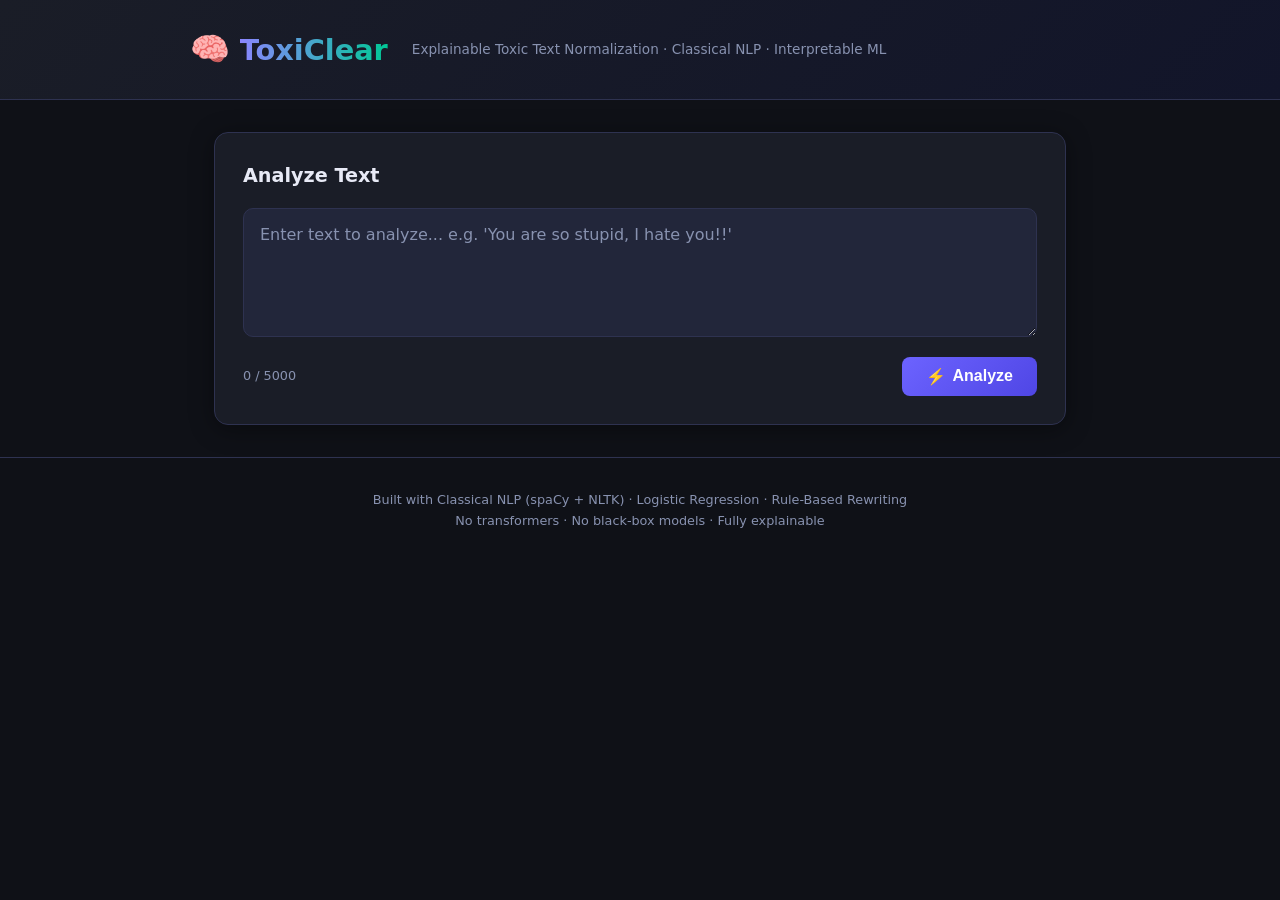
<file: frontend/index.html>
<!DOCTYPE html>
<html lang="en">
<head>
  <meta charset="UTF-8" />
  <meta name="viewport" content="width=device-width, initial-scale=1.0" />
  <title>Toxic Text Normalizer — Explainable NLP</title>
  <link rel="stylesheet" href="style.css" />
</head>
<body>
  <header>
    <div class="header-inner">
      <div class="logo">
        <span class="logo-icon">🧠</span>
        <span class="logo-text">ToxiClear</span>
      </div>
      <p class="tagline">Explainable Toxic Text Normalization · Classical NLP · Interpretable ML</p>
    </div>
  </header>

  <main>
    <!-- Input Section -->
    <section class="card input-card">
      <h2>Analyze Text</h2>
      <textarea
        id="inputText"
        placeholder="Enter text to analyze... e.g. 'You are so stupid, I hate you!!'"
        rows="5"
        maxlength="5000"
      ></textarea>
      <div class="input-footer">
        <span id="charCount">0 / 5000</span>
        <button id="analyzeBtn" class="btn-primary">
          <span class="btn-icon">⚡</span> Analyze
        </button>
      </div>
    </section>

    <!-- Loading -->
    <div id="loadingState" class="loading hidden">
      <div class="spinner"></div>
      <p>Analyzing with classical NLP pipeline...</p>
    </div>

    <!-- Error -->
    <div id="errorState" class="error-banner hidden"></div>

    <!-- Results -->
    <div id="results" class="hidden">

      <!-- Score Card -->
      <section class="card score-card">
        <div class="score-header">
          <div class="score-circle-wrap">
            <svg class="score-ring" viewBox="0 0 120 120">
              <circle class="ring-bg" cx="60" cy="60" r="50"/>
              <circle class="ring-fill" id="scoreRing" cx="60" cy="60" r="50"
                stroke-dasharray="314" stroke-dashoffset="314"/>
            </svg>
            <div class="score-label">
              <span id="scoreValue">0.00</span>
              <small>toxicity</small>
            </div>
          </div>
          <div class="score-meta">
            <span id="labelBadge" class="badge">—</span>
            <p id="sentimentSummary" class="sentiment-text"></p>
          </div>
        </div>
      </section>

      <!-- Text Comparison -->
      <section class="card comparison-card">
        <div class="comparison-grid">
          <div class="text-panel original-panel">
            <h3>Original Text</h3>
            <div id="originalHighlighted" class="text-display"></div>
          </div>
          <div class="arrow-divider">→</div>
          <div class="text-panel cleaned-panel">
            <h3>Cleaned Text</h3>
            <div id="cleanedText" class="text-display clean"></div>
          </div>
        </div>
        <div id="similarityBar" class="similarity-bar">
          <span>Semantic Similarity:</span>
          <div class="sim-track">
            <div id="simFill" class="sim-fill"></div>
          </div>
          <span id="simValue">0%</span>
        </div>
      </section>

      <!-- Explanation -->
      <section class="card explain-card">
        <h2>Why is this toxic?</h2>
        <p id="summaryText" class="summary-text"></p>

        <div class="explain-grid">
          <!-- Toxic Words -->
          <div class="explain-block">
            <h4>🚨 Toxic Words Detected</h4>
            <div id="toxicWordsList" class="tag-list"></div>
          </div>

          <!-- Patterns -->
          <div class="explain-block">
            <h4>⚠️ Aggressive Patterns</h4>
            <div id="patternsList" class="tag-list"></div>
          </div>

          <!-- Structural Flags -->
          <div class="explain-block">
            <h4>🔤 Structural Signals</h4>
            <div id="structuralList" class="tag-list"></div>
          </div>
        </div>

        <!-- Feature Contributions Chart -->
        <h3 class="section-title">Feature Contributions</h3>
        <p class="section-sub">Each bar shows how much a feature contributed to the toxicity score.</p>
        <div id="featureChart" class="feature-chart"></div>
      </section>

      <!-- Rewrite Changes -->
      <section class="card changes-card">
        <h2>Transformations Applied</h2>
        <ul id="changesList" class="changes-list"></ul>
      </section>

    </div>
  </main>

  <footer>
    <p>Built with Classical NLP (spaCy + NLTK) · Logistic Regression · Rule-Based Rewriting</p>
    <p>No transformers · No black-box models · Fully explainable</p>
  </footer>

  <script src="script.js"></script>
</body>
</html>
</file>
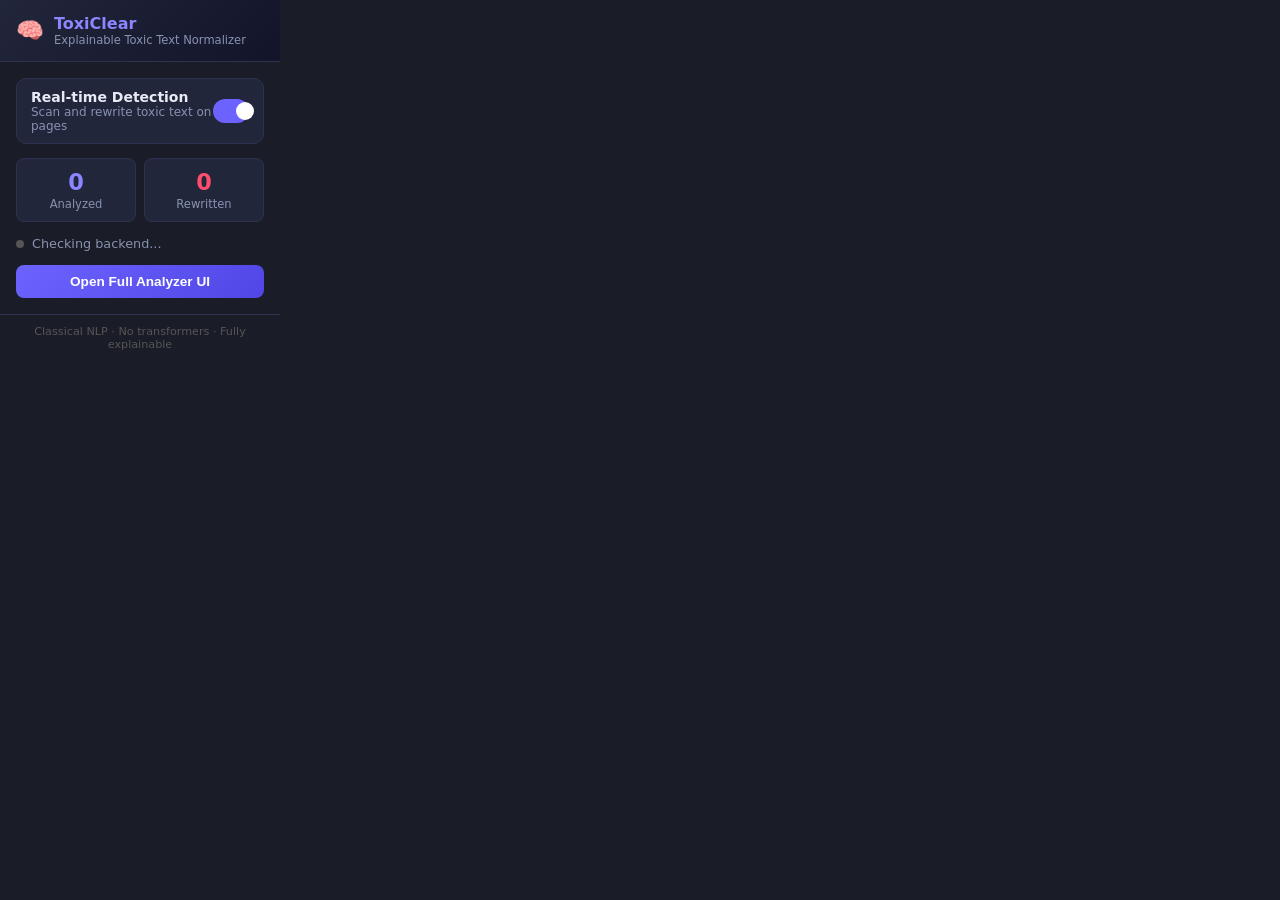
<file: extension/popup.html>
<!DOCTYPE html>
<html lang="en">
<head>
  <meta charset="UTF-8" />
  <title>ToxiClear</title>
  <style>
    * { box-sizing: border-box; margin: 0; padding: 0; }
    body {
      width: 280px;
      background: #1a1d27;
      color: #e8eaf6;
      font-family: 'Segoe UI', system-ui, sans-serif;
      font-size: 14px;
    }
    .header {
      background: linear-gradient(135deg, #22263a, #12152a);
      padding: 14px 16px;
      border-bottom: 1px solid #2e3250;
      display: flex;
      align-items: center;
      gap: 10px;
    }
    .logo { font-size: 1.4rem; }
    .title { font-size: 1rem; font-weight: 700; color: #8b85ff; }
    .subtitle { font-size: 0.72rem; color: #8892b0; }

    .body { padding: 16px; display: flex; flex-direction: column; gap: 14px; }

    /* Toggle */
    .toggle-row {
      display: flex;
      justify-content: space-between;
      align-items: center;
      background: #22263a;
      border: 1px solid #2e3250;
      border-radius: 10px;
      padding: 10px 14px;
    }
    .toggle-label { font-weight: 600; }
    .toggle-sub { font-size: 0.75rem; color: #8892b0; }
    .switch { position: relative; width: 44px; height: 24px; }
    .switch input { opacity: 0; width: 0; height: 0; }
    .slider {
      position: absolute; inset: 0;
      background: #2e3250;
      border-radius: 24px;
      cursor: pointer;
      transition: background 0.2s;
    }
    .slider::before {
      content: "";
      position: absolute;
      width: 18px; height: 18px;
      left: 3px; top: 3px;
      background: #8892b0;
      border-radius: 50%;
      transition: transform 0.2s, background 0.2s;
    }
    input:checked + .slider { background: #6c63ff; }
    input:checked + .slider::before { transform: translateX(20px); background: #fff; }

    /* Stats */
    .stats-grid {
      display: grid;
      grid-template-columns: 1fr 1fr;
      gap: 8px;
    }
    .stat-box {
      background: #22263a;
      border: 1px solid #2e3250;
      border-radius: 8px;
      padding: 10px;
      text-align: center;
    }
    .stat-num { font-size: 1.4rem; font-weight: 700; color: #8b85ff; }
    .stat-label { font-size: 0.72rem; color: #8892b0; margin-top: 2px; }
    .stat-box.modified .stat-num { color: #ff4d6d; }

    /* Status */
    .status-row {
      display: flex;
      align-items: center;
      gap: 8px;
      font-size: 0.8rem;
      color: #8892b0;
    }
    .dot {
      width: 8px; height: 8px;
      border-radius: 50%;
      background: #555;
      flex-shrink: 0;
    }
    .dot.online { background: #00c896; box-shadow: 0 0 6px #00c896; }
    .dot.offline { background: #ff4d6d; }

    /* Open UI button */
    .btn-open {
      background: linear-gradient(135deg, #6c63ff, #4f46e5);
      color: #fff;
      border: none;
      border-radius: 8px;
      padding: 9px;
      font-size: 0.85rem;
      font-weight: 600;
      cursor: pointer;
      width: 100%;
      transition: opacity 0.2s;
    }
    .btn-open:hover { opacity: 0.9; }

    .footer {
      padding: 10px 16px;
      border-top: 1px solid #2e3250;
      font-size: 0.7rem;
      color: #555;
      text-align: center;
    }
  </style>
</head>
<body>
  <div class="header">
    <span class="logo">🧠</span>
    <div>
      <div class="title">ToxiClear</div>
      <div class="subtitle">Explainable Toxic Text Normalizer</div>
    </div>
  </div>

  <div class="body">
    <!-- Toggle -->
    <div class="toggle-row">
      <div>
        <div class="toggle-label">Real-time Detection</div>
        <div class="toggle-sub">Scan and rewrite toxic text on pages</div>
      </div>
      <label class="switch">
        <input type="checkbox" id="toggleSwitch" checked />
        <span class="slider"></span>
      </label>
    </div>

    <!-- Stats -->
    <div class="stats-grid">
      <div class="stat-box">
        <div class="stat-num" id="statAnalyzed">0</div>
        <div class="stat-label">Analyzed</div>
      </div>
      <div class="stat-box modified">
        <div class="stat-num" id="statModified">0</div>
        <div class="stat-label">Rewritten</div>
      </div>
    </div>

    <!-- Backend status -->
    <div class="status-row">
      <div class="dot" id="statusDot"></div>
      <span id="statusText">Checking backend...</span>
    </div>

    <!-- Open full UI -->
    <button class="btn-open" id="openUI">Open Full Analyzer UI</button>
  </div>

  <div class="footer">Classical NLP · No transformers · Fully explainable</div>

  <script src="popup.js"></script>
</body>
</html>
</file>
<file: frontend/style.css>
/* ============================================================
   ToxiClear — Frontend Styles
   Clean, professional, accessible design
   ============================================================ */

:root {
  --bg: #0f1117;
  --surface: #1a1d27;
  --surface2: #22263a;
  --border: #2e3250;
  --accent: #6c63ff;
  --accent-light: #8b85ff;
  --danger: #ff4d6d;
  --danger-light: #ff8099;
  --success: #00c896;
  --warning: #ffb347;
  --text: #e8eaf6;
  --text-muted: #8892b0;
  --radius: 14px;
  --shadow: 0 4px 24px rgba(0,0,0,0.4);
  --font: 'Segoe UI', system-ui, -apple-system, sans-serif;
}

*, *::before, *::after { box-sizing: border-box; margin: 0; padding: 0; }

body {
  background: var(--bg);
  color: var(--text);
  font-family: var(--font);
  min-height: 100vh;
  line-height: 1.6;
}

/* ---- Header ---- */
header {
  background: linear-gradient(135deg, #1a1d27 0%, #12152a 100%);
  border-bottom: 1px solid var(--border);
  padding: 1.5rem 2rem;
}
.header-inner {
  max-width: 900px;
  margin: 0 auto;
  display: flex;
  align-items: center;
  gap: 1.5rem;
  flex-wrap: wrap;
}
.logo { display: flex; align-items: center; gap: 0.6rem; }
.logo-icon { font-size: 2rem; }
.logo-text {
  font-size: 1.8rem;
  font-weight: 700;
  background: linear-gradient(90deg, var(--accent-light), var(--success));
  -webkit-background-clip: text;
  -webkit-text-fill-color: transparent;
  background-clip: text;
}
.tagline { color: var(--text-muted); font-size: 0.85rem; }

/* ---- Main ---- */
main {
  max-width: 900px;
  margin: 2rem auto;
  padding: 0 1.5rem;
  display: flex;
  flex-direction: column;
  gap: 1.5rem;
}

/* ---- Cards ---- */
.card {
  background: var(--surface);
  border: 1px solid var(--border);
  border-radius: var(--radius);
  padding: 1.75rem;
  box-shadow: var(--shadow);
}
.card h2 {
  font-size: 1.2rem;
  font-weight: 600;
  margin-bottom: 1rem;
  color: var(--text);
}
.card h3 {
  font-size: 1rem;
  font-weight: 600;
  margin-bottom: 0.75rem;
  color: var(--text);
}

/* ---- Input ---- */
textarea {
  width: 100%;
  background: var(--surface2);
  border: 1px solid var(--border);
  border-radius: 10px;
  color: var(--text);
  font-family: var(--font);
  font-size: 1rem;
  padding: 1rem;
  resize: vertical;
  transition: border-color 0.2s;
  outline: none;
}
textarea:focus { border-color: var(--accent); }
textarea::placeholder { color: var(--text-muted); }

.input-footer {
  display: flex;
  justify-content: space-between;
  align-items: center;
  margin-top: 0.75rem;
}
#charCount { color: var(--text-muted); font-size: 0.8rem; }

.btn-primary {
  background: linear-gradient(135deg, var(--accent), #4f46e5);
  color: #fff;
  border: none;
  border-radius: 8px;
  padding: 0.65rem 1.5rem;
  font-size: 1rem;
  font-weight: 600;
  cursor: pointer;
  display: flex;
  align-items: center;
  gap: 0.4rem;
  transition: opacity 0.2s, transform 0.1s;
}
.btn-primary:hover { opacity: 0.9; transform: translateY(-1px); }
.btn-primary:active { transform: translateY(0); }
.btn-primary:disabled { opacity: 0.5; cursor: not-allowed; }

/* ---- Loading ---- */
.loading {
  display: flex;
  flex-direction: column;
  align-items: center;
  gap: 1rem;
  padding: 2rem;
  color: var(--text-muted);
}
.spinner {
  width: 40px; height: 40px;
  border: 3px solid var(--border);
  border-top-color: var(--accent);
  border-radius: 50%;
  animation: spin 0.8s linear infinite;
}
@keyframes spin { to { transform: rotate(360deg); } }

/* ---- Error ---- */
.error-banner {
  background: rgba(255,77,109,0.12);
  border: 1px solid var(--danger);
  border-radius: var(--radius);
  padding: 1rem 1.5rem;
  color: var(--danger-light);
}

/* ---- Score Card ---- */
.score-header {
  display: flex;
  align-items: center;
  gap: 2rem;
  flex-wrap: wrap;
}
.score-circle-wrap {
  position: relative;
  width: 120px;
  height: 120px;
  flex-shrink: 0;
}
.score-ring { width: 120px; height: 120px; transform: rotate(-90deg); }
.ring-bg { fill: none; stroke: var(--surface2); stroke-width: 10; }
.ring-fill {
  fill: none;
  stroke: var(--success);
  stroke-width: 10;
  stroke-linecap: round;
  transition: stroke-dashoffset 0.8s ease, stroke 0.4s;
}
.score-label {
  position: absolute;
  top: 50%; left: 50%;
  transform: translate(-50%, -50%);
  text-align: center;
}
.score-label span {
  display: block;
  font-size: 1.5rem;
  font-weight: 700;
  color: var(--text);
}
.score-label small { color: var(--text-muted); font-size: 0.7rem; }

.score-meta { display: flex; flex-direction: column; gap: 0.5rem; }
.badge {
  display: inline-block;
  padding: 0.3rem 0.9rem;
  border-radius: 20px;
  font-size: 0.85rem;
  font-weight: 700;
  text-transform: uppercase;
  letter-spacing: 0.05em;
  width: fit-content;
}
.badge.toxic { background: rgba(255,77,109,0.2); color: var(--danger-light); border: 1px solid var(--danger); }
.badge.clean { background: rgba(0,200,150,0.15); color: var(--success); border: 1px solid var(--success); }
.sentiment-text { color: var(--text-muted); font-size: 0.9rem; }

/* ---- Comparison ---- */
.comparison-grid {
  display: grid;
  grid-template-columns: 1fr auto 1fr;
  gap: 1rem;
  align-items: start;
  margin-bottom: 1rem;
}
.arrow-divider {
  font-size: 1.5rem;
  color: var(--text-muted);
  padding-top: 2.5rem;
}
.text-panel h3 { font-size: 0.85rem; text-transform: uppercase; letter-spacing: 0.08em; color: var(--text-muted); }
.text-display {
  background: var(--surface2);
  border: 1px solid var(--border);
  border-radius: 10px;
  padding: 1rem;
  font-size: 0.95rem;
  line-height: 1.7;
  min-height: 60px;
  word-break: break-word;
}
.text-display.clean { border-color: rgba(0,200,150,0.3); }

/* Toxic word highlight */
.toxic-word {
  background: rgba(255,77,109,0.25);
  color: var(--danger-light);
  border-radius: 4px;
  padding: 0 3px;
  font-weight: 600;
}

/* ---- Similarity Bar ---- */
.similarity-bar {
  display: flex;
  align-items: center;
  gap: 0.75rem;
  font-size: 0.85rem;
  color: var(--text-muted);
}
.sim-track {
  flex: 1;
  height: 6px;
  background: var(--surface2);
  border-radius: 3px;
  overflow: hidden;
}
.sim-fill {
  height: 100%;
  background: linear-gradient(90deg, var(--accent), var(--success));
  border-radius: 3px;
  transition: width 0.8s ease;
  width: 0%;
}
#simValue { font-weight: 600; color: var(--text); min-width: 40px; }

/* ---- Explanation ---- */
.summary-text {
  color: var(--text-muted);
  font-size: 0.95rem;
  margin-bottom: 1.25rem;
  line-height: 1.7;
}
.explain-grid {
  display: grid;
  grid-template-columns: repeat(auto-fit, minmax(220px, 1fr));
  gap: 1rem;
  margin-bottom: 1.5rem;
}
.explain-block {
  background: var(--surface2);
  border: 1px solid var(--border);
  border-radius: 10px;
  padding: 1rem;
}
.explain-block h4 {
  font-size: 0.85rem;
  font-weight: 600;
  margin-bottom: 0.6rem;
  color: var(--text-muted);
}
.tag-list { display: flex; flex-wrap: wrap; gap: 0.4rem; }
.tag {
  background: var(--surface);
  border: 1px solid var(--border);
  border-radius: 20px;
  padding: 0.2rem 0.7rem;
  font-size: 0.8rem;
  color: var(--text);
}
.tag.danger { border-color: var(--danger); color: var(--danger-light); background: rgba(255,77,109,0.1); }
.tag.warning { border-color: var(--warning); color: var(--warning); background: rgba(255,179,71,0.1); }
.tag.info { border-color: var(--accent); color: var(--accent-light); background: rgba(108,99,255,0.1); }
.tag.empty { color: var(--text-muted); font-style: italic; }

.section-title { font-size: 1rem; font-weight: 600; margin-bottom: 0.25rem; }
.section-sub { color: var(--text-muted); font-size: 0.82rem; margin-bottom: 1rem; }

/* ---- Feature Chart ---- */
.feature-chart { display: flex; flex-direction: column; gap: 0.6rem; }
.feature-row {
  display: grid;
  grid-template-columns: 220px 1fr 70px;
  align-items: center;
  gap: 0.75rem;
  font-size: 0.82rem;
}
.feature-name {
  color: var(--text-muted);
  white-space: nowrap;
  overflow: hidden;
  text-overflow: ellipsis;
}
.feature-bar-track {
  height: 8px;
  background: var(--surface2);
  border-radius: 4px;
  overflow: hidden;
}
.feature-bar-fill {
  height: 100%;
  border-radius: 4px;
  transition: width 0.6s ease;
}
.feature-bar-fill.positive { background: linear-gradient(90deg, var(--danger), #ff8099); }
.feature-bar-fill.negative { background: linear-gradient(90deg, var(--success), #00e6b0); }
.feature-value {
  text-align: right;
  font-weight: 600;
  font-size: 0.8rem;
}
.feature-value.positive { color: var(--danger-light); }
.feature-value.negative { color: var(--success); }

/* ---- Changes ---- */
.changes-list { list-style: none; display: flex; flex-direction: column; gap: 0.5rem; }
.changes-list li {
  background: var(--surface2);
  border-left: 3px solid var(--accent);
  border-radius: 0 8px 8px 0;
  padding: 0.5rem 0.9rem;
  font-size: 0.85rem;
  color: var(--text-muted);
}
.changes-list li.empty { border-left-color: var(--border); font-style: italic; }

/* ---- Footer ---- */
footer {
  text-align: center;
  padding: 2rem;
  color: var(--text-muted);
  font-size: 0.8rem;
  border-top: 1px solid var(--border);
  margin-top: 2rem;
}

/* ---- Utilities ---- */
.hidden { display: none !important; }

@media (max-width: 600px) {
  .comparison-grid { grid-template-columns: 1fr; }
  .arrow-divider { display: none; }
  .feature-row { grid-template-columns: 140px 1fr 55px; }
  .score-header { flex-direction: column; align-items: flex-start; }
}
</file>
